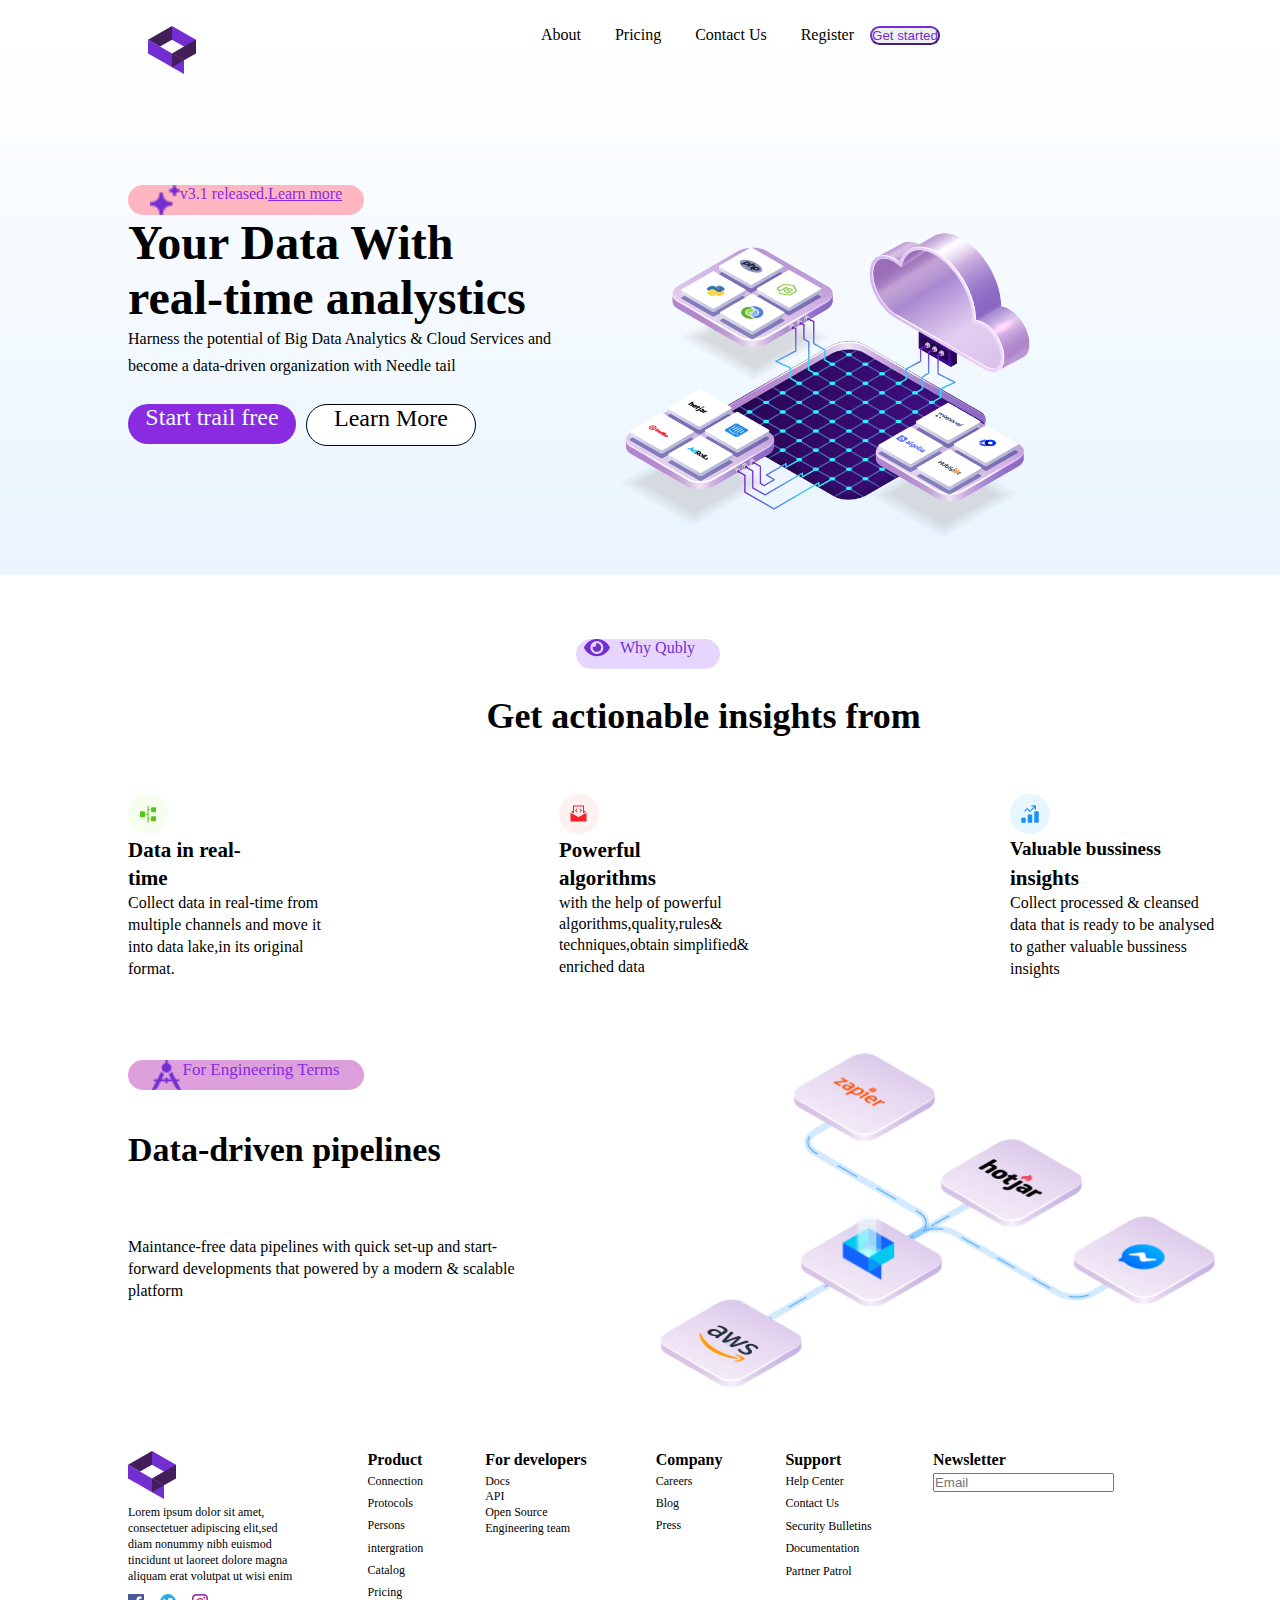
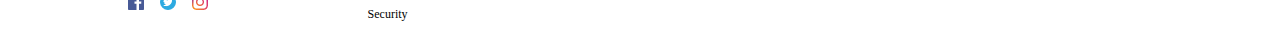
<file: index.html>
<!DOCTYPE html>
<html lang="en">
<head>
    <meta charset="UTF-8">
    <meta http-equiv="X-UA-Compatible" content="IE=edge">
    <meta name="viewport" content="width=device-width, initial-scale=1.0">
    <title>Loading Page</title>
    <!-- CSS only -->
    <link href="https://cdn.jsdelivr.net/npm/bootstrap@5.2.1/dist/css/bootstrap.min.css" rel="stylesheet" integrity="sha384-iYQeCzEYFbKjA/T2uDLTpkwGzCiq6soy8tYaI1GyVh/UjpbCx/TYkiZhlZB6+fzT" crossorigin="anonymous">
    <link rel="stylesheet" href="https://cdnjs.cloudflare.com/ajax/libs/font-awesome/6.2.0/css/all.min.css" integrity="sha512-xh6O/CkQoPOWDdYTDqeRdPCVd1SpvCA9XXcUnZS2FmJNp1coAFzvtCN9BmamE+4aHK8yyUHUSCcJHgXloTyT2A==" crossorigin="anonymous" referrerpolicy="no-referrer" />
    <link rel="stylesheet" href="style.css">
</head>
<body>
    <div class="parent container">
        <div class="outbox col-lg-12 col-md-6 col-sm-6">
            <div class="navbar col-md-6 col-sm-4">
                    <img id="logo"src="Logo.png">
                    <a id="abt" href="#">About</a>
                    <a id="pri"href="#">Pricing</a>
                    <a id="cnt"href="#">Contact Us</a>
                    <a id="reg"href="#">Register</a>&nbsp;&nbsp;&nbsp;
                    <!--<div id="get">Get Started</div>-->
                    <input type="button" id="get" value="Get started" class="btn btn-outline-primary">
            </div>
            <div class="contents col-lg-12 col-md-6 col-sm-6">
                <div class="cntleft">
                    <div class="star">
                        <img src="edit-brightness.png">v3.1 released.<u>Learn more</u>
                    </div>
                    <div class="data"><b>Your Data With</b></div>
                    <div class="real"><b>real-time analystics</b></div>
                    <p id="harness">Harness the potential of Big Data Analytics & Cloud Services and </p>
                    <p id="become">become a data-driven organization with Needle tail</p>
                    <div class="boxes">
                    <div class="trail">Start trail free</div>
                    <div class="learn">Learn More</div></div>
                </div>
                <div class="cntright col-lg-12 col-md-6"><img src="data-img.png" min-width="492px" min-height="386px"></div>
            </div>
        </div>
        <div class="eye">
            <div class="eyeimg"><img src="Icon awesome-eye.png"></div>
            <div class="why">Why Qubly</div>
        </div>
        <div class="action"><b>Get actionable insights from</b></div>
        <div class="threecnts col-lg-12 col-md-6 col-sm-6 col-4">
            <div class="firstbox">
                <img src="real-icon.png">
                <div class="in"><b>Data in real-</b></div>
                <div class="time"><b>time</b></div>
                <p id="collect">Collect data in real-time from</p>
                <p id="multiple">multiple channels and move it</p>
                <p id="into">into data lake,in its original</p>
                <p id="format">format.</p>
            </div>
            <div class="secondbox">
                <img src="newsletter.png">
                <div class="powerful"><b>Powerful</b></div>
                <div class="algorithms"><b>algorithms</b></div>
                <p id="with">with the help of powerful</p>
                <p id="quality">algorithms,quality,rules&</p>
                <p id="techniques">techniques,obtain simplified&</p>
                <p id="enriched">enriched data</p>
            </div>
            <div class="thirdbox">
                <img src="business.png">
                <div class="valuable"><b>Valuable bussiness</b></div>
                <div class="insights"><b>insights</b></div>
                <p id="cleansed">Collect processed & cleansed</p>
                <p id="analysed">data that is ready to be analysed</p>
                <p id="gather">to gather valuable bussiness</p>
                <p id="sight">insights</p>
            </div>
        </div>
        <div class="seccontainer col-lg-12 col-md-6 col-sm-6">
            <div class="leftcnt">
                <div class="antana">
                    <img src="compass.png">For Engineering Terms
                </div>
                <div class="pipelines"><b>Data-driven pipelines</b></div>
                <p id="maintance">Maintance-free data pipelines with quick set-up and start-</p>
                <p id="forward">forward developments that powered by a modern & scalable</p>
                <p id="platform">platform</p>
            </div>
            <div class="rightcnt"><img src="pipeline.png" width="684px" height="414px"></div>
        </div>
        <div class="footer col-lg-12 col-md-6 col-sm-6">
            <div class="box1">
                <img src="Logo.png">
                <p id="lorem">Lorem ipsum dolor sit amet,</p>
                <p id="elit">consectetuer adipiscing elit,sed</p>
                <p id="diam">diam nonummy nibh euismod</p>
                <p id="ut">tincidunt ut laoreet dolore magna</p>
                <p id="enim">aliquam erat volutpat ut wisi enim</p>
                <div class="social">
                <img src="facebook-icon.png">&nbsp;&nbsp;&nbsp;
                <img src="twitter-3.png">&nbsp;&nbsp;&nbsp;
                <img src="instagram-2016.png"></div>
            </div>
            <div class="box2">
                <p id="product"><b>Product</b></p>
                <p id="connection">Connection</p>
                <p id="protocols">Protocols</p>
                <p id="persons">Persons</p>
                <p id="intergration">intergration</p>
                <p id="catalog">Catalog</p>
                <p id="pricing">Pricing</p>
                <p id="security">Security</p>
            </div>
            <div class="box3">
                <p id="devel"><b>For developers</b></p>
                <p id="docs">Docs</p>
                <p id="api">API</p>
                <p id="open">Open Source</p>
                <p id="team">Engineering team</p>
            </div>
            <div class="box4">
                <p id="company"><b>Company</b></p>
                <p id="careers">Careers</p>
                <p id="blog">Blog</p>
                <p id="press">Press</p>
            </div>
            <div class="box5">
                <p id="support"><b>Support</b></p>
                <p id="help">Help Center</p>
                <p id="us">Contact Us</p>
                <p id="bulletins">Security Bulletins</p>
                <p id="docu">Documentation</p>
                <p id="part">Partner Patrol</p>
            </div>
            <div class="box6">
                <p id="news"><b>Newsletter</b></p>
                <div class="arrow">
                <i class="fa-solid fa-location-arrow"></i><input type="text" placeholder="Email" class="form-control emailtextbox"></div>
            </div>
        </div>
    </div>
    <!-- JavaScript Bundle with Popper -->
<script src="https://cdn.jsdelivr.net/npm/bootstrap@5.2.1/dist/js/bootstrap.bundle.min.js" integrity="sha384-u1OknCvxWvY5kfmNBILK2hRnQC3Pr17a+RTT6rIHI7NnikvbZlHgTPOOmMi466C8" crossorigin="anonymous"></script>
</body>
</html>
</file>
<file: style.css>
*{
    margin:0;padding:0;
}
.outbox{
    background-image:url('hero-bg.jpg');
}
.navbar{margin: 2%;
    text-align: center;}
.navbar #logo{margin-left: 10%; 
    float: left;
}
#get{
    border-radius:50px;
    border-color:#722ED1;
    color:#722ED1;
}
.navbar a{ text-decoration: none;
padding-top: 20px; padding-left: 30px; color: black;
font-family: 'Segoe UI';
}
.star{
    color:blueviolet;
    width: 236px;height: 30px;
    font-family:'Segoe UI';
    background-color: lightpink;
    border-radius: 15px;
    display: flex;justify-content: center;
}
.data{
    font-size: 48px; font-family: 'Segoe UI-B';
}
.real{
    font-size: 48px; font-family: 'Segoe UI-B';
}
#harness{
    margin-top: 5px;
    width: 460px;height: 21.6px;font-size: 16px;font-family: 'Segoe UI-Bold';
}
#become{
    margin-top: 5px;
    width: 363px;height: 21.6px;font-size: 16px;font-family: 'Segoe UI-Bold';
}
.trail{
    margin-top: 25px;
    display: flex;justify-content: center;
    font-family: 'Segoe UI';font-size: 24px;
    width: 168px; height:40px;
    background-color: blueviolet;
    color: aliceblue;
    border-radius: 25px;
}
.learn{ display: flex;justify-content: center;
    font-family: 'Segoe UI';font-size: 24px;
    width: 168px; height:40px;
    background-color: rgb(255, 255, 255);color: black;
    border-radius:25px;
    border: 1px black solid;
    margin-top: 25px;margin-left: 10px;

}
.boxes{display: flex;}
.contents{margin-left: 10%;
    margin-top: 11%;
    display: flex;
    flex-direction:row;
}
.why{
    padding-left:10px;
    font-family: 'Segoe UI';font-size: 16px;
}
.eye{ display: flex;
    width:144px; height: 30px;border-radius: 25px;
    background-color:#e6d6fd;
    margin-left: 45%;
    margin-top:5%;
    color: #722ED1;
}
.eyeimg{
    padding-left:8px;
    width: 26px; height: 17px;
}
.action{
    margin-left:38%;margin-top: 2%;
    width: 480px;height: 48px;
    font-family: 'Segoe UI-Bold';font-size:36px ;
}
.in{
    width:122px;height:28px;
    font-family:'Segoe UI';font-size: 21px;
}
.time{
    width:45px; height:28px;
    font-family:'Segoe UI';font-size: 21px;
}
#collect{
    width:211px; height:21.9px;
    font-size:16px; font-family: 'Segoe UI';
}
#multiple{width:216px; height:21.9px;
    font-size:16px; font-family: 'Segoe UI';
}
#into{
    width:211px; height:21.9px;
    font-size:16px; font-family: 'Segoe UI';
}
#format{
    width:51px;height:22px;
    font-size:16px; font-family: 'Segoe UI';
}
.powerful{
    width:95px;height:28px;
    font-family:'Segoe UI';font-size: 21px;
}
.algorithms{
    width: 111px;height: 28px;
    font-family:'Segoe UI';font-size: 21px;
}
#with{
    width:186px;height:21px;
    font-family:'Segoe UI';font-size:16px;
}
#quality{
    width:190px; height:21px;
    font-family:'Segoe UI';font-size:16px;
}
#techniques{
    width:226px;height: 22px;
    font-family:'Segoe UI';font-size:15.7px;
}
#enriched{
    width:100px;height:21px;
    font-family:'Segoe UI';font-size:16px;
}
.valuable{
    width:180px; height:28px;
    font-family:'Segoe UI';font-size:19px;
}
.insights{
    width:78px;height:28px;
    font-size:21px;font-family:'Segoe UI';
}
#cleansed{
    width:212px;height:22px;
    font-size:16px;font-family: 'Segoe UI';
}
#analysed{
    width:234px;height:22px;
    font-family: 'Segoe UI';font-size:16px;
}
#gather{
    width:198px;height:22px;
    font-family: 'Segoe UI';font-size:15.8px;
}
#sight{
    width:58px;height:22px;
    font-family: 'Segoe UI';font-size:16px;
}
.threecnts{
    margin-top: 4%;
    margin-left: 5%;
    padding-left: 5%;
    display: flex;
    flex-direction: row;
}
.secondbox,.thirdbox{
    margin-left:215px;
}
.thirdbox{
    margin-left: 225px;
}
.antana{
    margin-top:6%;
    color:blueviolet;
    width: 236px;height: 30px;
    font-family:'Segoe UI';
    font-size: 17px;
    background-color:plum;
    border-radius: 15px;
    display: flex;justify-content: center;
}
.pipelines{
    margin-top:9%;
    width:363px;height:48px;
    font-size:34px;font-family: 'Segoe UI';
}
#maintance{
    margin-top:13%;
    width: 450px;height: 22px;
    font-size:16px;font-family: 'Segoe UI';
}
#forward{
    width: 452px;height: 22px;
    font-size:16px;font-family: 'Segoe UI';
}
#platform{
    width:64px;height:22px;
    font-size:16px;font-family: 'Segoe UI';
}
.seccontainer{
    margin-top: 4%;
    margin-left:10%;
    display: flex;
    flex-direction:row;
}
#lorem{
    margin-top:1%;
    width:152px;height:16px;
    font-size: 12px;font-family: 'Segoe UI';
}
#elit{
    width:172px;height:16px;
    font-size:12px;font-family:'Segoe UI';
}
#diam{
    width:163px;height:16px;
    font-size:12px;font-family:'Segoe UI';
}
#ut{
    width:182px;height:16px;
    font-size:12px;font-family:'Segoe UI';
}
#enim{
    width:180px;height:16px;
    font-size:12px;font-family:'Segoe UI';
}
.social{
    margin-top:5%;
}
#product{
    width:60px;height:22px;
    font-size: 16px;font-family: 'Segoe UI';
}
#connection,#protocols,#persons,#intergration,#catalog,#pricing,#security{
    margin-top:0.5%;
    width:60px;height:22px;
    font-size:12px;font-family: 'Segoe UI';
}
#devel{
    width:113px;height:22px;
    font-size:16px;font-family:'Segoe UI';
}
#docs,#api,#open,#team{
    margin-top: 0.5%;
    font-size: 12px; font-family: 'Segoe UI';
}
#company{
    width:72px;height:22px;
    font-family: 'Segoe UI';font-size: 16px;
}
#careers,#blog,#press{
    margin-top:0.5%;
    width:60px;height:22px;
    font-size:12px;font-family: 'Segoe UI';
}
#support{
    width:62px; height:22px;
    font-size:16px;font-family: 'Segoe UI';
}
#help,#us,#bulletins,#docu,#part{
    margin-top:0.5%;
    width:90px;height:22px;
    font-size:12px;font-family: 'Segoe UI';
}
#news{
    width:83px;height:22px;
    font-size: 16px;font-family: 'Segoe UI';
}
#mail{
    width: 180px;height: 20px;
    background-color: aliceblue;
    text-align:left;
    padding-top:10px;
}
.footer{
    margin-left: 10%;
    display: flex;
   flex-direction:row; 
}
.box2,.box3,.box4,.box5,.box6{
    margin-left:5%;
}
.arrow{
    position: relative;
    width:200px;
}
.arrow i{
    position:absolute;
    font-size:1.5rem;
    left: auto;right:5px;
    transform: rotate(45deg);
    margin-top: 5px; 
    color: #722ED1;  
}
@media screen and (max-width:600px) {
    .contents{margin-left: 10%;
        margin-top: 11%;
        display: flex;
        flex-direction:column;
    }  
}
@media screen and (max-width:600px) {
    .threecnts{
        margin-top: 4%;
        display: flex;
        flex-direction: column;
    }
}
@media screen and(max-width:600px) {
    .seccontainer{
        margin-top: 4%;
        margin-left:10%;
        display: flex;
        flex-direction:column;
    }
}
@media screen and(max-width:640px) {
    .footer{
        margin-left: 10%;
        display: flex;
        flex-direction:column;
    }    
}
</file>
